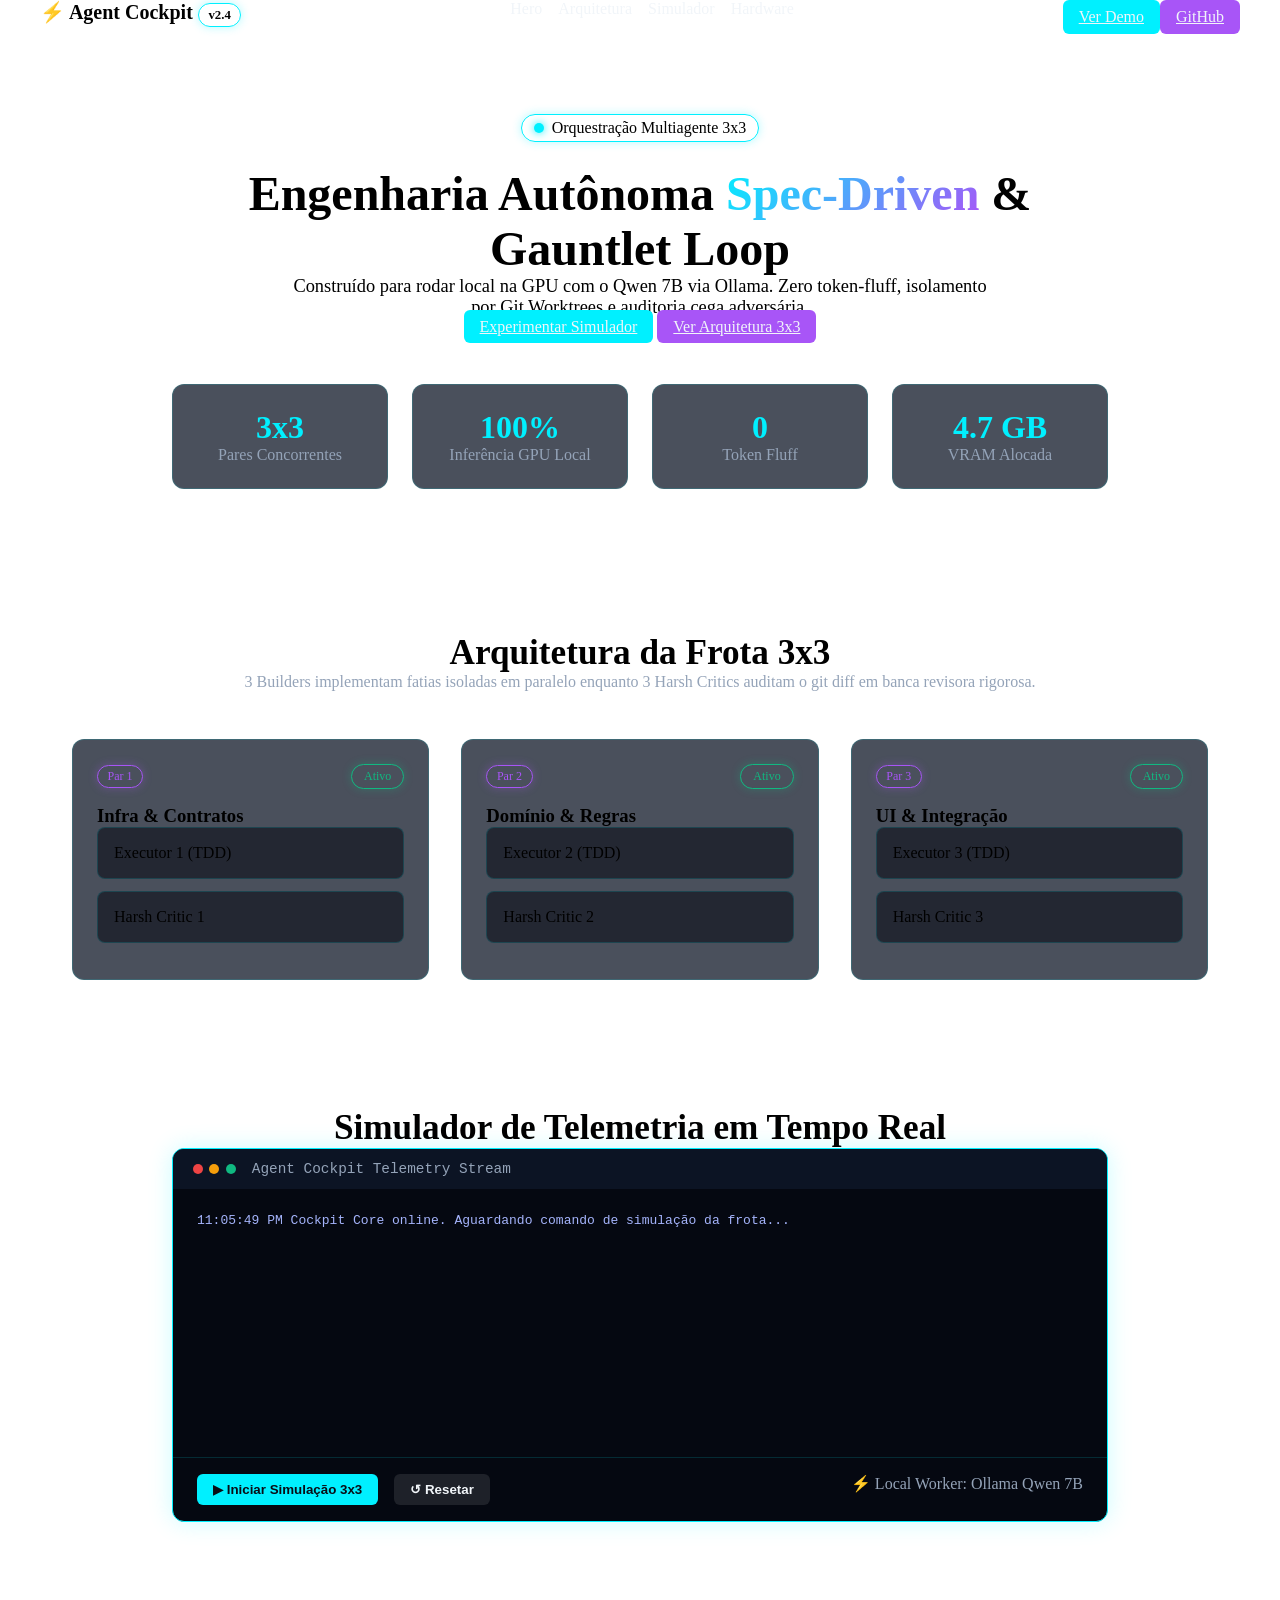
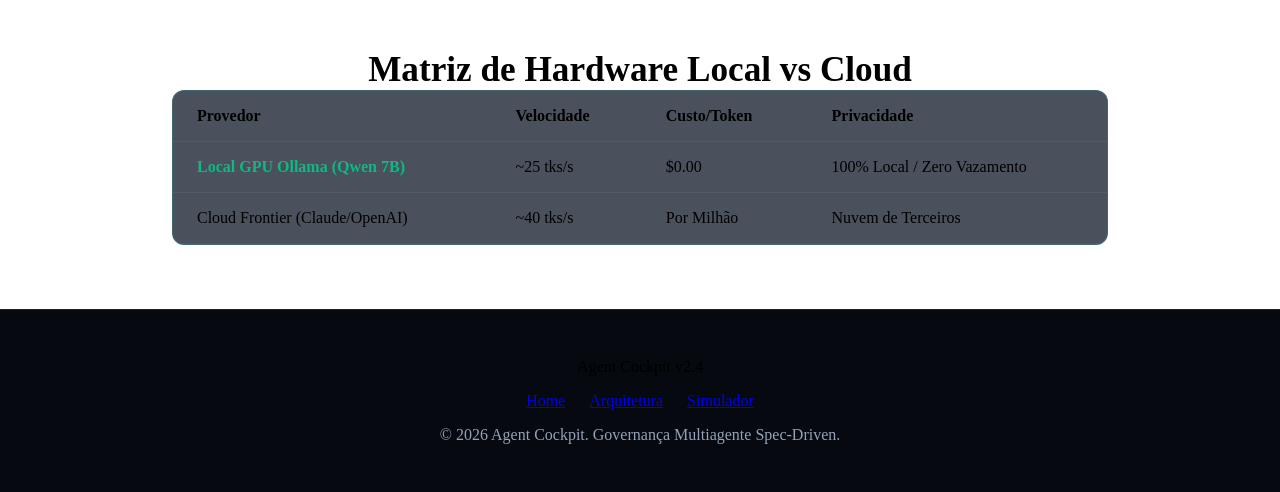
<file: landing-page/index.html>
<!DOCTYPE html>
<html lang="en">
<head>
    <meta charset="UTF-8">
    <meta name="viewport" content="width=device-width, initial-scale=1.0">
    <title>Agent Cockpit</title>
    <link rel="stylesheet" href="styles.css">
</head>
<body>
    <header class="site-header">
        <div class="header-container">
            <div class="brand">
                <span class="brand-logo">⚡</span>
                <span class="brand-name">Agent Cockpit</span>
                <span class="badge-version">v2.4</span>
            </div>
            <nav class="nav-menu">
                <a href="#hero" class="nav-link">Hero</a>
                <a href="#architecture" class="nav-link">Arquitetura</a>
                <a href="#simulator" class="nav-link">Simulador</a>
                <a href="#hardware" class="nav-link">Hardware</a>
            </nav>
            <div class="header-actions">
                <a href="#simulator" class="btn-cyber-cyan">Ver Demo</a>
                <a href="https://github.com" class="btn-cyber-purple">GitHub</a>
            </div>
        </div>
    </header>
    <section id="hero" class="hero-section">
        <div class="hero-badge">
            <span class="pulse-glow"></span> Orquestração Multiagente 3x3
        </div>
        <h1 class="hero-title">Engenharia Autônoma <span class="text-gradient-cyan">Spec-Driven</span> & Gauntlet Loop</h1>
        <p class="hero-subtitle">Construído para rodar local na GPU com o Qwen 7B via Ollama. Zero token-fluff, isolamento por Git Worktrees e auditoria cega adversária.</p>
        <div class="hero-cta-group">
            <a href="#simulator" class="btn-cyber-cyan">Experimentar Simulador</a>
            <a href="#architecture" class="btn-cyber-purple">Ver Arquitetura 3x3</a>
        </div>
        <div class="stats-grid">
            <div class="stat-card">
                <div class="stat-num">3x3</div>
                <div class="stat-label">Pares Concorrentes</div>
            </div>
            <div class="stat-card">
                <div class="stat-num">100%</div>
                <div class="stat-label">Inferência GPU Local</div>
            </div>
            <div class="stat-card">
                <div class="stat-num">0</div>
                <div class="stat-label">Token Fluff</div>
            </div>
            <div class="stat-card">
                <div class="stat-num">4.7 GB</div>
                <div class="stat-label">VRAM Alocada</div>
            </div>
        </div>
    </section>
    <section id="architecture" class="architecture-section">
        <h2 class="section-title">Arquitetura da Frota 3x3</h2>
        <p class="section-subtitle">3 Builders implementam fatias isoladas em paralelo enquanto 3 Harsh Critics auditam o git diff em banca revisora rigorosa.</p>
        <div class="fleet-grid">
            <div class="agent-pair-card">
                <div class="pair-header">
                    <span class="pair-badge">Par 1</span>
                    <span class="status-pill">Ativo</span>
                </div>
                <h3>Infra & Contratos</h3>
                <div class="builder-box">Executor 1 (TDD)</div>
                <div class="critic-box">Harsh Critic 1</div>
            </div>
            <div class="agent-pair-card">
                <div class="pair-header">
                    <span class="pair-badge">Par 2</span>
                    <span class="status-pill">Ativo</span>
                </div>
                <h3>Domínio & Regras</h3>
                <div class="builder-box">Executor 2 (TDD)</div>
                <div class="critic-box">Harsh Critic 2</div>
            </div>
            <div class="agent-pair-card">
                <div class="pair-header">
                    <span class="pair-badge">Par 3</span>
                    <span class="status-pill">Ativo</span>
                </div>
                <h3>UI & Integração</h3>
                <div class="builder-box">Executor 3 (TDD)</div>
                <div class="critic-box">Harsh Critic 3</div>
            </div>
        </div>
    </section>
    <section id="simulator" class="simulator-section">
        <h2 class="section-title">Simulador de Telemetria em Tempo Real</h2>
        <div class="terminal-window">
            <div class="terminal-topbar">
                <div class="window-dots">
                    <span class="dot-red"></span>
                    <span class="dot-yellow"></span>
                    <span class="dot-green"></span>
                </div>
                <span class="terminal-title">Agent Cockpit Telemetry Stream</span>
            </div>
            <div class="terminal-body">
                <div id="logStream" class="log-stream"></div>
            </div>
            <div class="controls-bar">
                <button id="btnStartSim" class="btn-action">▶ Iniciar Simulação 3x3</button>
                <button id="btnResetSim" class="btn-action secondary">↺ Resetar</button>
                <span class="metric-pill">⚡ Local Worker: Ollama Qwen 7B</span>
            </div>
        </div>
    </section>
    <section id="hardware" class="hardware-section">
        <h2 class="section-title">Matriz de Hardware Local vs Cloud</h2>
        <div class="table-card">
            <table class="matrix-table">
                <thead>
                    <tr>
                        <th>Provedor</th>
                        <th>Velocidade</th>
                        <th>Custo/Token</th>
                        <th>Privacidade</th>
                    </tr>
                </thead>
                <tbody>
                    <tr class="matrix-row">
                        <td class="badge-optimal">Local GPU Ollama (Qwen 7B)</td>
                        <td>~25 tks/s</td>
                        <td>$0.00</td>
                        <td>100% Local / Zero Vazamento</td>
                    </tr>
                    <tr class="matrix-row">
                        <td>Cloud Frontier (Claude/OpenAI)</td>
                        <td>~40 tks/s</td>
                        <td>Por Milhão</td>
                        <td>Nuvem de Terceiros</td>
                    </tr>
                </tbody>
            </table>
        </div>
    </section>
    <footer class="site-footer">
        <div class="footer-container">
            <div class="footer-brand">Agent Cockpit v2.4</div>
            <div class="footer-links">
                <a href="#hero">Home</a>
                <a href="#architecture">Arquitetura</a>
                <a href="#simulator">Simulador</a>
            </div>
            <p class="footer-copy">&copy; 2026 Agent Cockpit. Governança Multiagente Spec-Driven.</p>
        </div>
    </footer>
    <script src="app.js"></script>
</body>
</html>
</file>
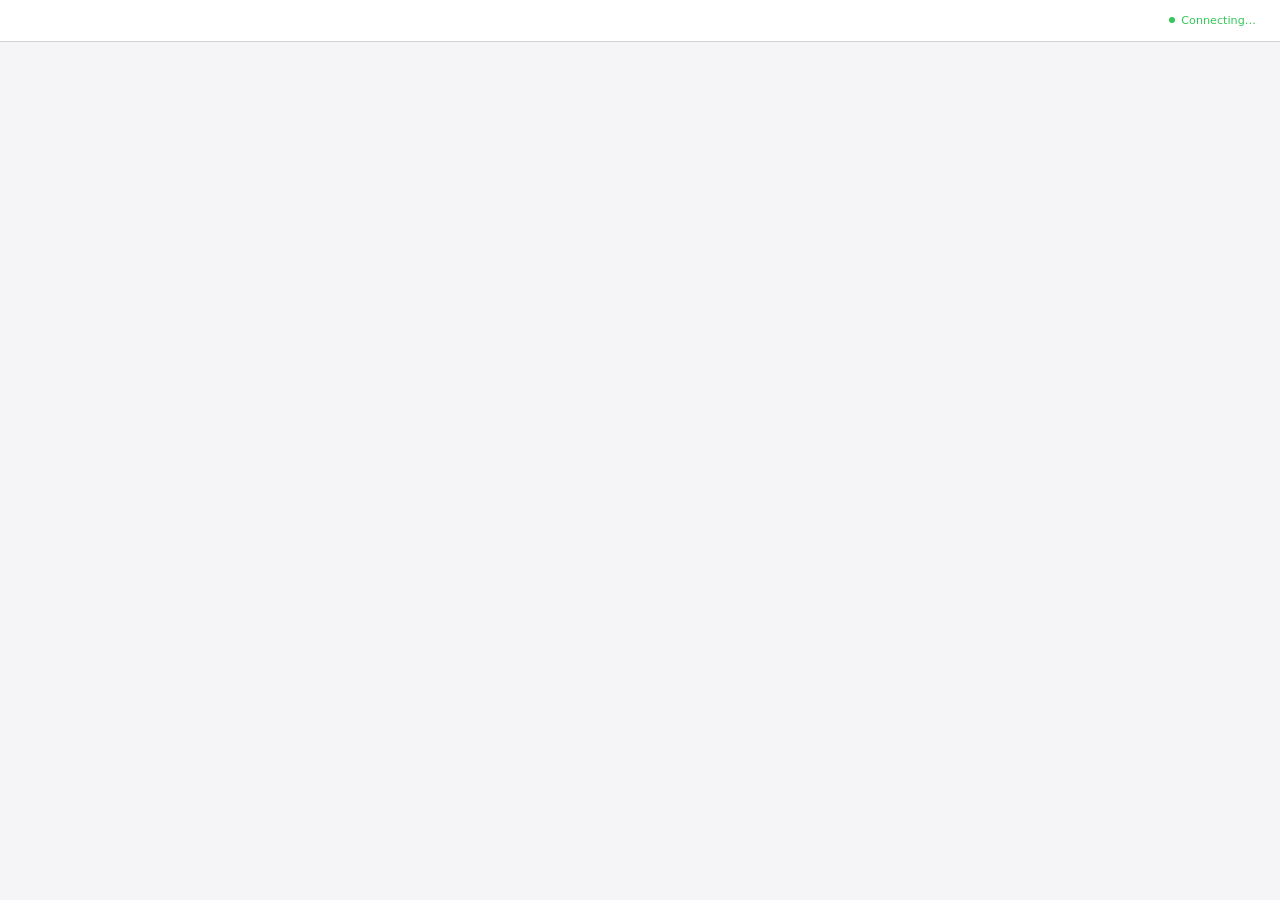
<file: skills/brainstorming/scripts/frame-template.html>
<!DOCTYPE html>
<html>
<head>
  <meta charset="utf-8">
  <title>Superpowers Brainstorming</title>
  <style>
    /*
     * BRAINSTORM COMPANION FRAME TEMPLATE
     *
     * This template provides a consistent frame with:
     * - OS-aware light/dark theming
     * - Header branding and connection status
     * - Scrollable main content area
     * - CSS helpers for common UI patterns
     *
     * Content is injected via placeholder comment in #frame-content.
     */

    * { box-sizing: border-box; margin: 0; padding: 0; }
    html, body { height: 100%; overflow: hidden; }

    /* ===== THEME VARIABLES ===== */
    :root {
      --bg-primary: #f5f5f7;
      --bg-secondary: #ffffff;
      --bg-tertiary: #e5e5e7;
      --border: #d1d1d6;
      --text-primary: #1d1d1f;
      --text-secondary: #86868b;
      --text-tertiary: #aeaeb2;
      --accent: #0071e3;
      --accent-hover: #0077ed;
      --success: #34c759;
      --warning: #ff9f0a;
      --error: #ff3b30;
      --selected-bg: #e8f4fd;
      --selected-border: #0071e3;
    }

    @media (prefers-color-scheme: dark) {
      :root {
        --bg-primary: #1d1d1f;
        --bg-secondary: #2d2d2f;
        --bg-tertiary: #3d3d3f;
        --border: #424245;
        --text-primary: #f5f5f7;
        --text-secondary: #86868b;
        --text-tertiary: #636366;
        --accent: #0a84ff;
        --accent-hover: #409cff;
        --selected-bg: rgba(10, 132, 255, 0.15);
        --selected-border: #0a84ff;
      }
    }

    body {
      font-family: system-ui, -apple-system, BlinkMacSystemFont, sans-serif;
      background: var(--bg-primary);
      color: var(--text-primary);
      display: flex;
      flex-direction: column;
      line-height: 1.5;
    }

    /* ===== FRAME STRUCTURE ===== */
    .brand { display: flex; align-items: center; min-width: 0; overflow: hidden; color: var(--text-secondary); line-height: 1; }
    .brand a { color: inherit; text-decoration: none; display: flex; align-items: center; gap: 0.5rem; min-width: 0; max-width: 100%; line-height: 1; }
    .brand-copy { display: block; min-width: 0; overflow: hidden; text-overflow: ellipsis; white-space: nowrap; line-height: 1; transform: translateY(-1px); }
    .brand-logo { display: block; height: 1em; width: auto; max-width: 180px; flex-shrink: 0; filter: invert(1); }
    @media (prefers-color-scheme: dark) {
      .brand-logo { filter: none; }
    }
    .status { font-size: 0.7rem; color: var(--status-color, var(--success)); display: flex; align-items: center; gap: 0.4rem; justify-self: end; white-space: nowrap; line-height: 1; }
    .status::before { content: ''; width: 6px; height: 6px; background: var(--status-color, var(--success)); border-radius: 50%; }

    .main { flex: 1; overflow-y: auto; }
    #frame-content { padding: 2rem; min-height: 100%; }

    .header {
      background: var(--bg-secondary);
      border-bottom: 1px solid var(--border);
      padding: 0.5rem 1.5rem;
      flex-shrink: 0;
      display: grid;
      grid-template-columns: minmax(0, 1fr) auto;
      align-items: center;
      gap: 1rem;
      min-height: 42px;
    }
    .header .brand { justify-self: start; width: 100%; font-size: 0.75rem; line-height: 1; }
    .header .status { grid-column: 2; line-height: 1; }
    .header span {
      font-size: 0.75rem;
      color: var(--text-secondary);
    }
    .header .selected-text {
      color: var(--accent);
      font-weight: 500;
    }

    /* ===== TYPOGRAPHY ===== */
    h2 { font-size: 1.5rem; font-weight: 600; margin-bottom: 0.5rem; }
    h3 { font-size: 1.1rem; font-weight: 600; margin-bottom: 0.25rem; }
    .subtitle { color: var(--text-secondary); margin-bottom: 1.5rem; }
    .section { margin-bottom: 2rem; }
    .label { font-size: 0.7rem; color: var(--text-secondary); text-transform: uppercase; letter-spacing: 0.05em; margin-bottom: 0.5rem; }

    /* ===== OPTIONS (for A/B/C choices) ===== */
    .options { display: flex; flex-direction: column; gap: 0.75rem; }
    .option {
      background: var(--bg-secondary);
      border: 2px solid var(--border);
      border-radius: 12px;
      padding: 1rem 1.25rem;
      cursor: pointer;
      transition: all 0.15s ease;
      display: flex;
      align-items: flex-start;
      gap: 1rem;
    }
    .option:hover { border-color: var(--accent); }
    .option.selected { background: var(--selected-bg); border-color: var(--selected-border); }
    .option .letter {
      background: var(--bg-tertiary);
      color: var(--text-secondary);
      width: 1.75rem; height: 1.75rem;
      border-radius: 6px;
      display: flex; align-items: center; justify-content: center;
      font-weight: 600; font-size: 0.85rem; flex-shrink: 0;
    }
    .option.selected .letter { background: var(--accent); color: white; }
    .option .content { flex: 1; }
    .option .content h3 { font-size: 0.95rem; margin-bottom: 0.15rem; }
    .option .content p { color: var(--text-secondary); font-size: 0.85rem; margin: 0; }

    /* ===== CARDS (for showing designs/mockups) ===== */
    .cards { display: grid; grid-template-columns: repeat(auto-fit, minmax(280px, 1fr)); gap: 1rem; }
    .card {
      background: var(--bg-secondary);
      border: 1px solid var(--border);
      border-radius: 12px;
      overflow: hidden;
      cursor: pointer;
      transition: all 0.15s ease;
    }
    .card:hover { border-color: var(--accent); transform: translateY(-2px); box-shadow: 0 4px 12px rgba(0,0,0,0.1); }
    .card.selected { border-color: var(--selected-border); border-width: 2px; }
    .card-image { background: var(--bg-tertiary); aspect-ratio: 16/10; display: flex; align-items: center; justify-content: center; }
    .card-body { padding: 1rem; }
    .card-body h3 { margin-bottom: 0.25rem; }
    .card-body p { color: var(--text-secondary); font-size: 0.85rem; }

    /* ===== MOCKUP CONTAINER ===== */
    .mockup {
      background: var(--bg-secondary);
      border: 1px solid var(--border);
      border-radius: 12px;
      overflow: hidden;
      margin-bottom: 1.5rem;
    }
    .mockup-header {
      background: var(--bg-tertiary);
      padding: 0.5rem 1rem;
      font-size: 0.75rem;
      color: var(--text-secondary);
      border-bottom: 1px solid var(--border);
    }
    .mockup-body { padding: 1.5rem; }

    /* ===== SPLIT VIEW (side-by-side comparison) ===== */
    .split { display: grid; grid-template-columns: 1fr 1fr; gap: 1.5rem; }
    @media (max-width: 700px) { .split { grid-template-columns: 1fr; } }

    /* ===== PROS/CONS ===== */
    .pros-cons { display: grid; grid-template-columns: 1fr 1fr; gap: 1rem; margin: 1rem 0; }
    .pros, .cons { background: var(--bg-secondary); border-radius: 8px; padding: 1rem; }
    .pros h4 { color: var(--success); font-size: 0.85rem; margin-bottom: 0.5rem; }
    .cons h4 { color: var(--error); font-size: 0.85rem; margin-bottom: 0.5rem; }
    .pros ul, .cons ul { margin-left: 1.25rem; font-size: 0.85rem; color: var(--text-secondary); }
    .pros li, .cons li { margin-bottom: 0.25rem; }

    /* ===== PLACEHOLDER (for mockup areas) ===== */
    .placeholder {
      background: var(--bg-tertiary);
      border: 2px dashed var(--border);
      border-radius: 8px;
      padding: 2rem;
      text-align: center;
      color: var(--text-tertiary);
    }

    /* ===== INLINE MOCKUP ELEMENTS ===== */
    .mock-nav { background: var(--accent); color: white; padding: 0.75rem 1rem; display: flex; gap: 1.5rem; font-size: 0.9rem; }
    .mock-sidebar { background: var(--bg-tertiary); padding: 1rem; min-width: 180px; }
    .mock-content { padding: 1.5rem; flex: 1; }
    .mock-button { background: var(--accent); color: white; border: none; padding: 0.5rem 1rem; border-radius: 6px; font-size: 0.85rem; }
    .mock-input { background: var(--bg-primary); border: 1px solid var(--border); border-radius: 6px; padding: 0.5rem; width: 100%; }
  </style>
</head>
<body>
  <div class="header">
    <!-- BRANDING -->
    <div class="status">Connecting…</div>
  </div>

  <div class="main">
    <div id="frame-content">
      <!-- CONTENT -->
    </div>
  </div>

</body>
</html>
</file>
<file: landing-page/styles.css>
:root {
  --bg-primary: #090d16;
  --bg-secondary: #0e1626;
  --bg-card: rgba(14, 22, 38, 0.75);
  --cyan-neon: #00f0ff;
  --purple-neon: #a855f7;
  --emerald-neon: #10b981;
  --text-primary: #f1f5f9;
  --text-muted: #94a3b8;
  --border-glass: rgba(0, 240, 255, 0.15);
}

*, *::before, *::after {
  box-sizing: border-box;
  margin: 0;
  padding: 0;
}

body.dark-theme {
  background: var(--bg-primary);
  color: var(--text-primary);
  font-family: sans-serif;
}

.site-header {
  position: sticky;
  top: 0;
  backdrop-filter: blur(10px);
  z-index: 1000;
}

.header-container {
  max-width: 1200px;
  margin: 0 auto;
  flex: 1 1 auto;
  display: flex;
  justify-content: space-between;
}

.brand {
  font-size: 1.25rem;
  font-weight: bold;
}

.badge-version {
  border: 1px solid var(--cyan-neon);
  box-shadow: 0 0 10px rgba(0, 240, 255, 0.3);
  border-radius: 9999px;
  padding: 0.25rem 0.6rem;
  font-size: 0.8rem;
}

.nav-menu {
  display: flex;
  gap: 1rem;
}

.nav-link {
  color: var(--text-primary);
  text-decoration: none;
  transition: color 0.3s ease-in-out;
}

.nav-link:hover {
  color: var(--cyan-neon);
}

.header-actions {
  display: flex;
  justify-content: center;
}

.btn-cyber-cyan {
  background: var(--cyan-neon);
  color: var(--text-primary);
  border-radius: 6px;
  padding: 0.5rem 1rem;
  cursor: pointer;
}

.btn-cyber-purple {
  background: var(--purple-neon);
  color: var(--text-primary);
  border-radius: 6px;
  padding: 0.5rem 1rem;
  cursor: pointer;
}

.hero-section {
  padding: 5rem 2rem;
  text-align: center;
  max-width: 1000px;
  margin: 0 auto;
}

.hero-badge {
  border: 1px solid var(--cyan-neon);
  box-shadow: 0 0 10px rgba(0, 240, 255, 0.3);
  border-radius: 9999px;
  padding: 0.25rem 0.75rem;
  display: inline-flex;
  align-items: center;
  gap: 0.5rem;
  margin-bottom: 1.5rem;
}

.pulse-glow {
  background: var(--cyan-neon);
  box-shadow: 0 0 8px var(--cyan-neon);
  border-radius: 50%;
  width: 10px;
  height: 10px;
  animation: pulse 1.5s infinite ease-in-out;
}

.hero-title {
  font-size: 3rem;
  font-weight: 800;
}

.text-gradient-cyan {
  background: linear-gradient(135deg, var(--cyan-neon), var(--purple-neon));
  -webkit-background-clip: text;
  -webkit-text-fill-color: transparent;
  background-clip: text;
}

.hero-subtitle {
  font-size: 1.15rem;
  max-width: 700px;
  margin: 0 auto;
}

.hero-cta-group {
  flex: 1 1 auto;
  gap: 1rem;
  justify-content: center;
}

.stats-grid {
  display: grid;
  grid-template-columns: repeat(4, 1fr);
  gap: 1.5rem;
  margin-top: 3rem;
}

.stat-card {
  background: var(--bg-card);
  border: 1px solid var(--border-glass);
  backdrop-filter: blur(8px);
  border-radius: 12px;
  padding: 1.5rem;
  transition: all 0.3s ease-in-out;
}

.stat-card:hover {
  border-color: var(--cyan-neon);
  box-shadow: 0 0 15px rgba(0, 240, 255, 0.25);
  transform: translateY(-2px);
}

.stat-num {
  font-size: 2rem;
  font-weight: 700;
  color: var(--cyan-neon);
}

.stat-label {
  color: var(--text-muted);
}

.architecture-section {
  padding: 4rem 2rem;
  max-width: 1200px;
  margin: 0 auto;
}

.section-title {
  font-size: 2.2rem;
  font-weight: 700;
  text-align: center;
}

.section-subtitle {
  text-align: center;
  color: var(--text-muted);
  margin-bottom: 3rem;
}

.fleet-grid {
  display: grid;
  grid-template-columns: repeat(3, 1fr);
  gap: 2rem;
}

.agent-pair-card {
  background: var(--bg-card);
  border: 1px solid var(--border-glass);
  backdrop-filter: blur(8px);
  border-radius: 12px;
  padding: 1.5rem;
  transition: all 0.3s ease-in-out;
  cursor: pointer;
}

.agent-pair-card:hover {
  border-color: var(--purple-neon);
  box-shadow: 0 0 20px rgba(168, 85, 247, 0.25);
  transform: translateY(-2px);
}

.pair-header {
  display: flex;
  justify-content: space-between;
  align-items: center;
  margin-bottom: 1rem;
}

.pair-badge {
  border: 1px solid var(--purple-neon);
  box-shadow: 0 0 10px rgba(168, 85, 247, 0.3);
  border-radius: 9999px;
  padding: 0.2rem 0.6rem;
  font-size: 0.75rem;
  color: var(--purple-neon);
}

.builder-box, .critic-box {
  background: rgba(9, 13, 22, 0.6);
  border: 1px solid var(--border-glass);
  padding: 1rem;
  border-radius: 8px;
  margin-bottom: 0.75rem;
}

.status-pill {
  border: 1px solid var(--emerald-neon);
  box-shadow: 0 0 10px rgba(16, 185, 129, 0.3);
  border-radius: 9999px;
  padding: 0.25rem 0.75rem;
  font-size: 0.75rem;
  color: var(--emerald-neon);
  display: inline-block;
}

.simulator-section {
  padding: 4rem 2rem;
  max-width: 1000px;
  margin: 0 auto;
}

.terminal-window {
  background: #050811;
  border: 1px solid var(--cyan-neon);
  border-radius: 12px;
  overflow: hidden;
  box-shadow: 0 0 25px rgba(0, 240, 255, 0.2);
}

.terminal-topbar {
  background: rgba(14, 22, 38, 0.9);
  padding: 0.75rem 1.25rem;
  display: flex;
  align-items: center;
  gap: 1rem;
}

.window-dots {
  display: flex;
  gap: 0.4rem;
}

.dot-red {
  background: #ef4444;
  border-radius: 50%;
  width: 10px;
  height: 10px;
}

.dot-yellow {
  background: #f59e0b;
  border-radius: 50%;
  width: 10px;
  height: 10px;
}

.dot-green {
  background: #10b981;
  border-radius: 50%;
  width: 10px;
  height: 10px;
}

.terminal-title {
  font-family: monospace;
  color: var(--text-muted);
  font-size: 0.9rem;
}

.terminal-body {
  padding: 1.5rem;
}

.log-stream {
  height: 220px;
  overflow-y: auto;
  font-family: monospace;
  display: flex;
  flex-direction: column;
  gap: 0.4rem;
  color: #a5b4fc;
}

.controls-bar {
  padding: 1rem 1.5rem;
  display: flex;
  gap: 1rem;
  border-top: 1px solid var(--border-glass);
}

.btn-action {
  background: var(--cyan-neon);
  color: var(--bg-primary);
  font-weight: 700;
  border: none;
  border-radius: 6px;
  padding: 0.5rem 1rem;
  cursor: pointer;
  transition: opacity 0.2s ease;
}

.btn-action:hover {
  opacity: 0.9;
}

.btn-action.secondary {
  background: rgba(255, 255, 255, 0.1);
  color: var(--text-primary);
}

.metric-pill {
  margin-left: auto;
  color: var(--text-muted);
}

.hardware-section {
  padding: 4rem 2rem;
  max-width: 1000px;
  margin: 0 auto;
}

.table-card {
  background: var(--bg-card);
  backdrop-filter: blur(10px);
  border: 1px solid var(--border-glass);
  border-radius: 12px;
  overflow: hidden;
}

.matrix-table {
  width: 100%;
  border-collapse: collapse;
}

.matrix-table th,
.matrix-table td {
  padding: 1rem 1.5rem;
  border-bottom: 1px solid rgba(255, 255, 255, 0.05);
  text-align: left;
}

.badge-optimal {
  color: var(--emerald-neon);
  font-weight: 700;
}

.site-footer {
  padding: 3rem 2rem;
  background: #060910;
  border-top: 1px solid var(--border-glass);
  text-align: center;
}

.footer-container {
  max-width: 1200px;
  margin: 0 auto;
  display: flex;
  flex-direction: column;
  gap: 1rem;
}

.footer-links {
  display: flex;
  gap: 1.5rem;
  justify-content: center;
}

.footer-copy {
  color: var(--text-muted);
}

@media (max-width: 768px) {
  .stats-grid, .fleet-grid {
    grid-template-columns: 1fr;
  }

  .hero-title {
    font-size: 2rem;
  }

  .header-container {
    flex-direction: column;
    gap: 1rem;
  }
}
</file>
